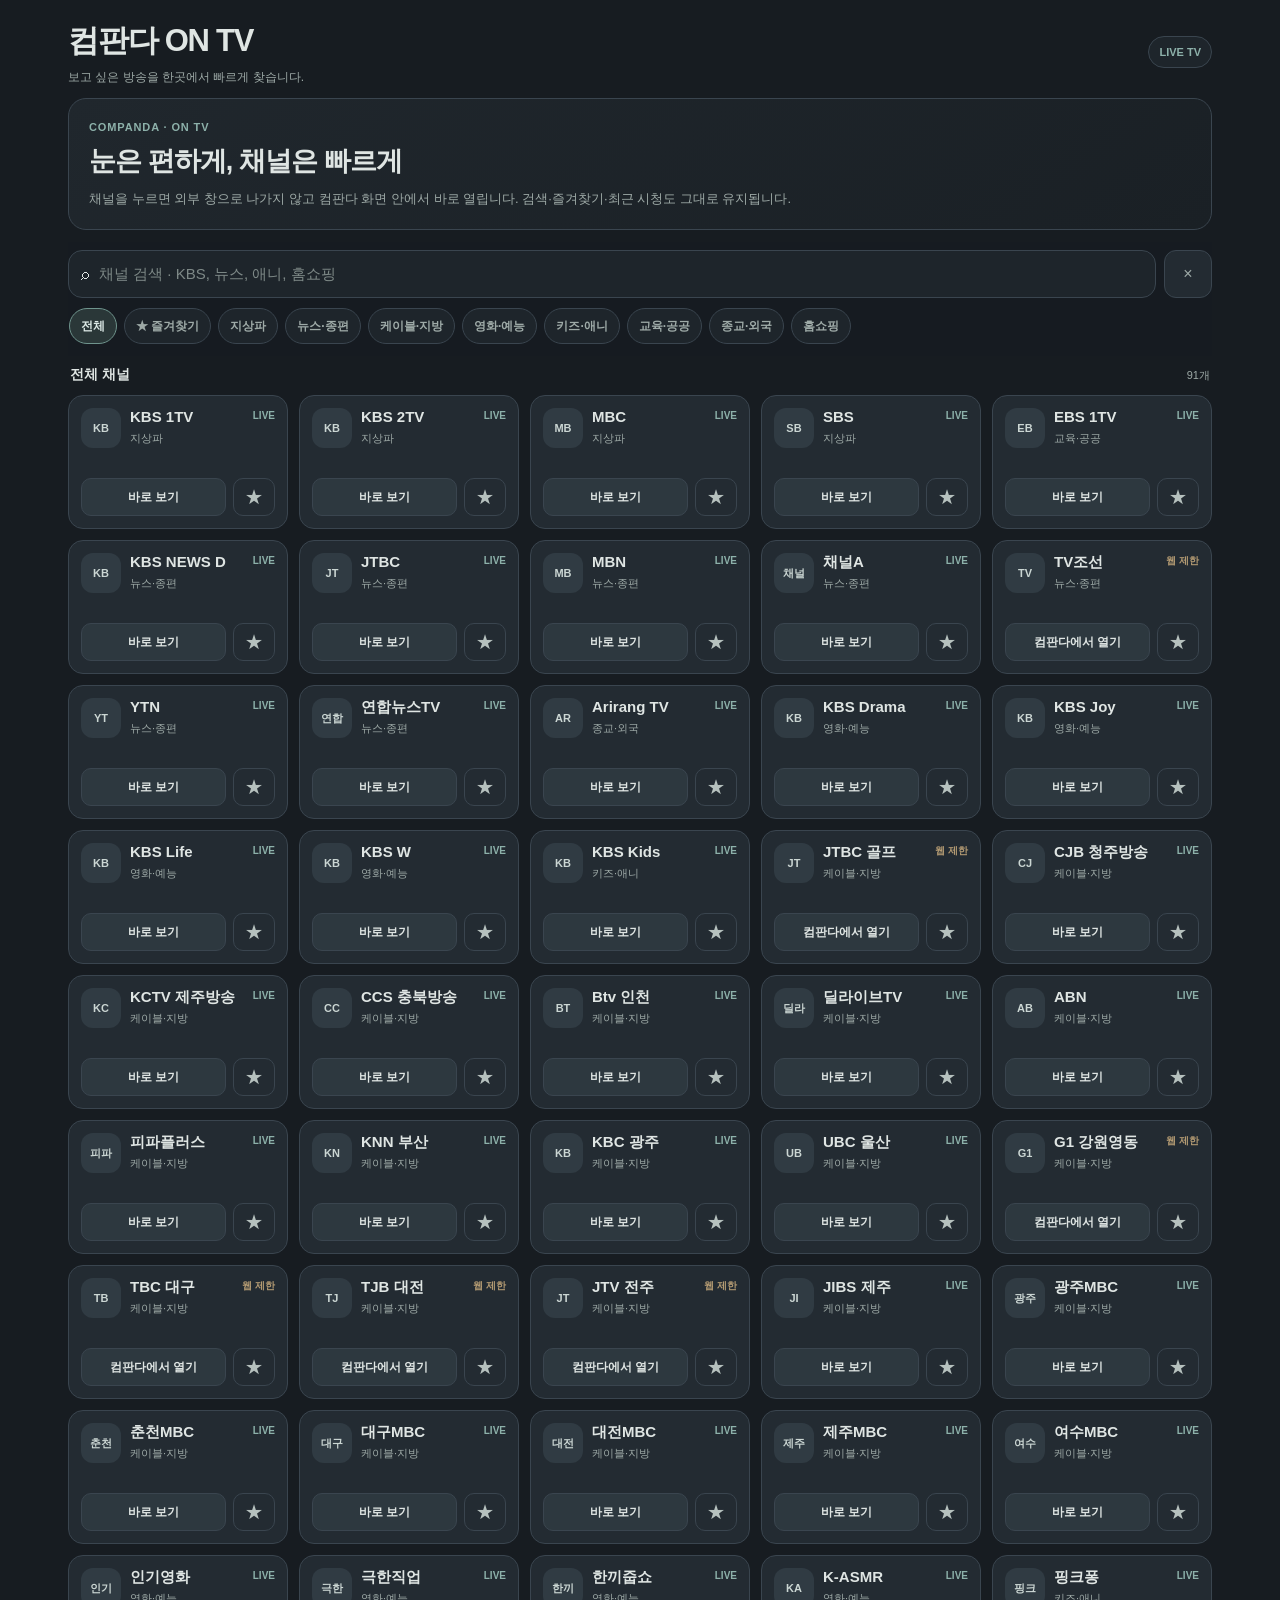
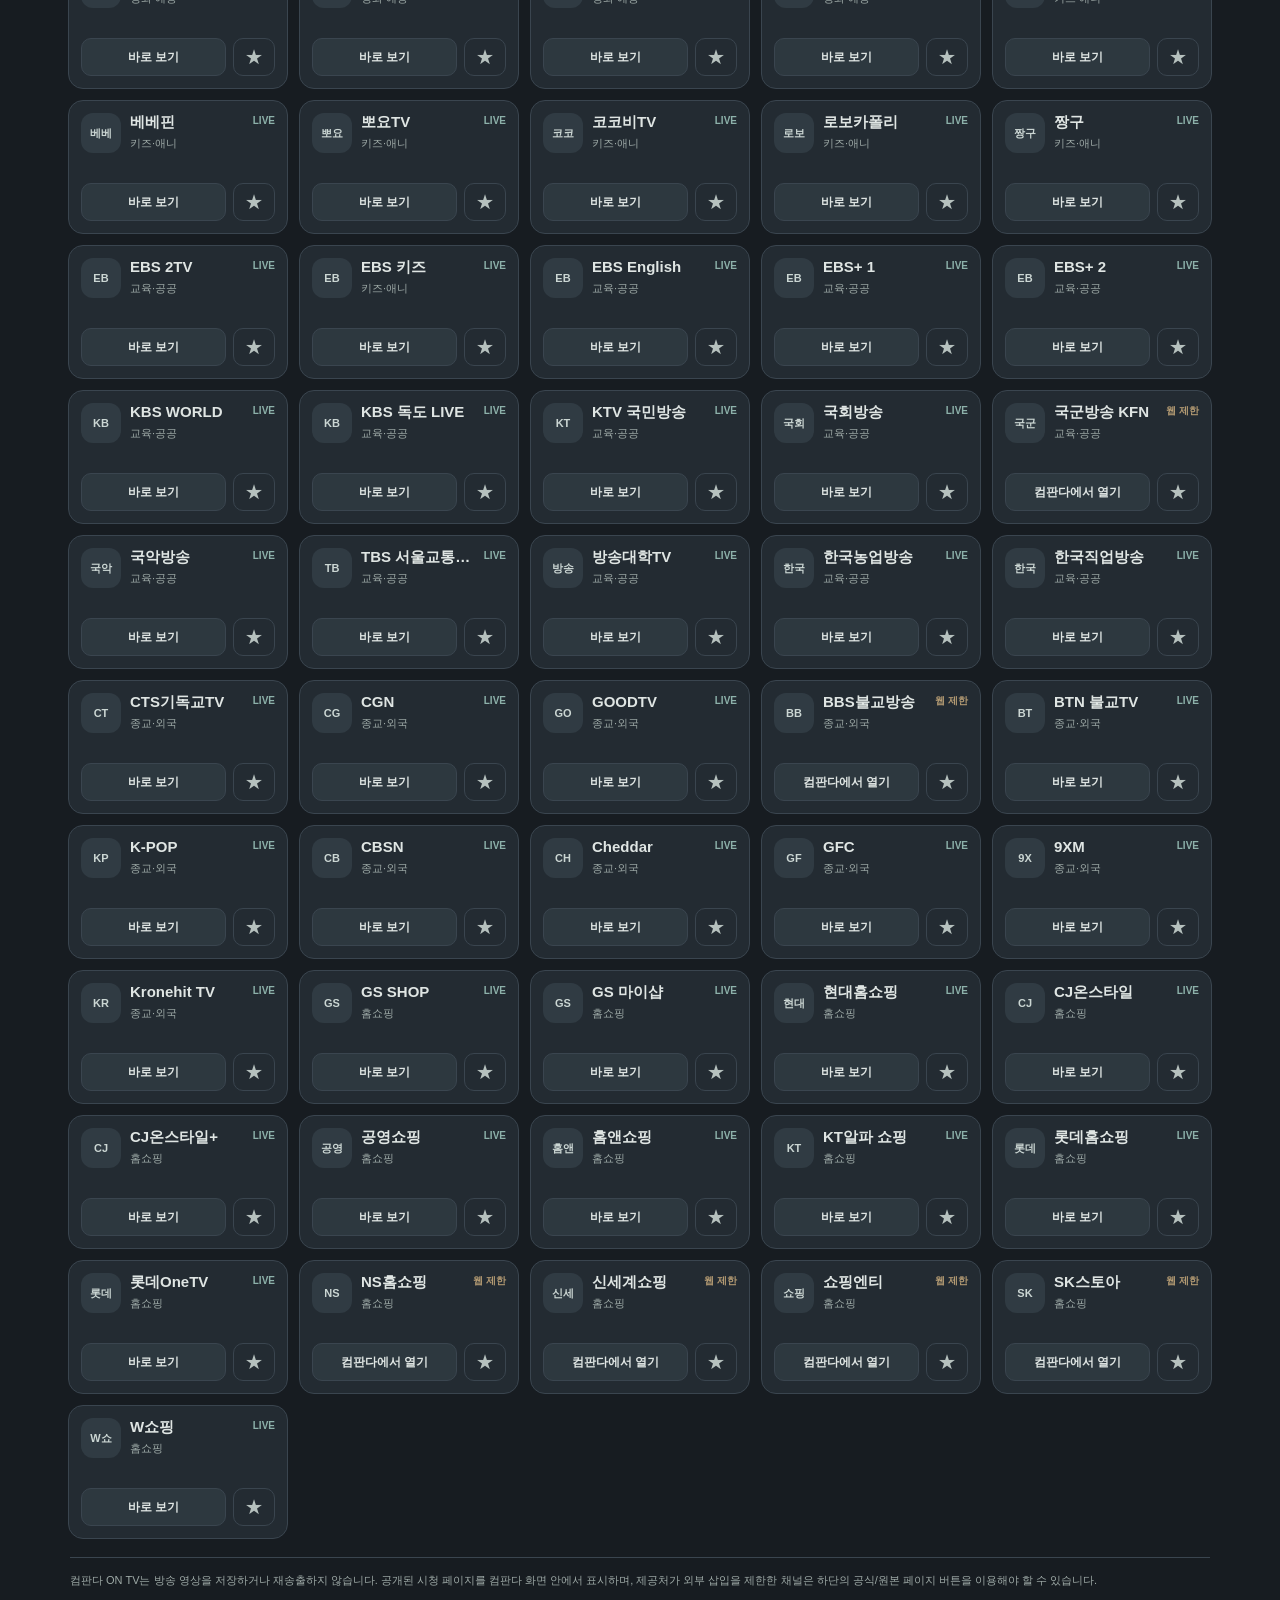
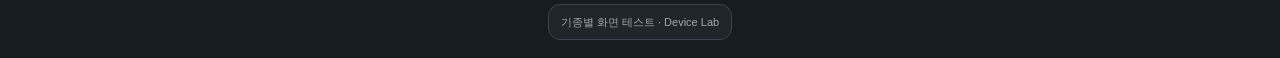
<file: index.html>
<!doctype html>
<html lang="ko">
<head>
<meta charset="utf-8">
<meta name="viewport" content="width=device-width,initial-scale=1,viewport-fit=cover">
<meta name="theme-color" content="#171c21">
<meta name="apple-mobile-web-app-capable" content="yes">
<meta name="apple-mobile-web-app-status-bar-style" content="black-translucent">
<meta name="apple-mobile-web-app-title" content="컴판다 ON TV">
<link rel="manifest" href="./manifest.webmanifest">
<link rel="apple-touch-icon" href="./icon-180.png">
<title>컴판다 ON TV</title>
<style>
:root{color-scheme:dark;--bg:#171c21;--panel:#1e252b;--card:#232b32;--card2:#283139;--line:#3a454f;--txt:#dfe5e3;--muted:#9eaaa7;--soft:#8db1aa;--soft2:#6f948d;--warn:#b49b73;--danger:#a86f72;--safe-t:env(safe-area-inset-top,0px);--safe-r:env(safe-area-inset-right,0px);--safe-b:env(safe-area-inset-bottom,0px);--safe-l:env(safe-area-inset-left,0px)}
*{box-sizing:border-box;-webkit-tap-highlight-color:transparent}
html,body{margin:0;background:var(--bg);color:var(--txt);font-family:-apple-system,BlinkMacSystemFont,"Segoe UI",Roboto,"Noto Sans KR",sans-serif}
body{min-width:280px;min-height:100vh;padding:var(--safe-t) var(--safe-r) var(--safe-b) var(--safe-l);line-height:1.5}
body.player-open{overflow:hidden}
button,input,a{font:inherit}.app{max-width:1180px;margin:auto;padding:14px 12px 28px}
header{display:flex;align-items:center;gap:12px;margin-bottom:12px}.brand{flex:1;min-width:0}.brand h1{margin:0;font-size:clamp(22px,6vw,31px);letter-spacing:-.04em}.brand p{margin:3px 0 0;color:var(--muted);font-size:12px}.pill{border:1px solid var(--line);background:var(--panel);color:var(--soft);border-radius:999px;padding:7px 10px;font-size:11px;font-weight:800}
.hero{background:linear-gradient(145deg,#20272d,#1a2025);border:1px solid var(--line);border-radius:18px;padding:16px;margin-bottom:12px}.hero .eyebrow{font-size:11px;color:var(--soft);font-weight:800;letter-spacing:.08em}.hero h2{font-size:clamp(19px,5vw,27px);margin:6px 0 7px;letter-spacing:-.035em}.hero p{margin:0;color:var(--muted);font-size:13px;line-height:1.6}
.controls{position:sticky;top:0;z-index:10;background:rgba(23,28,33,.94);backdrop-filter:blur(12px);padding:8px 0 10px;margin-bottom:8px}.search{display:flex;gap:8px}.searchbox{flex:1;display:flex;align-items:center;gap:8px;background:var(--panel);border:1px solid var(--line);border-radius:14px;padding:0 12px;min-height:48px}.searchbox input{width:100%;border:0;outline:0;background:transparent;color:var(--txt);font-size:15px}.searchbox input::placeholder{color:#7e8987}.clear{border:1px solid var(--line);background:var(--card);color:var(--muted);border-radius:12px;min-width:48px}.tabs{display:flex;gap:7px;overflow-x:auto;scrollbar-width:none;padding:10px 1px 2px}.tabs::-webkit-scrollbar{display:none}.tab{flex:0 0 auto;border:1px solid var(--line);background:var(--panel);color:var(--muted);border-radius:999px;padding:8px 11px;font-size:12px;font-weight:800}.tab.active{border-color:var(--soft2);background:#2a3738;color:#dce9e6}
.recent-wrap{display:none;background:var(--panel);border:1px solid var(--line);border-radius:14px;padding:11px;margin:6px 0 12px}.recent-head,.list-head{display:flex;align-items:center;justify-content:space-between;gap:10px}.recent-head h3,.list-head h3{margin:0;font-size:14px}.recent-clear{border:0;background:transparent;color:var(--muted);font-size:11px}.recent{display:flex;gap:8px;overflow-x:auto;padding-top:9px;scrollbar-width:none}.recent::-webkit-scrollbar{display:none}.recent button{flex:0 0 auto;border:1px solid var(--line);background:var(--card);color:var(--txt);border-radius:11px;padding:8px 10px;font-size:12px}
.list-head{margin:8px 2px 10px}.count{font-size:11px;color:var(--muted)}
.grid{display:grid;grid-template-columns:repeat(2,minmax(0,1fr));gap:9px}.card{position:relative;min-width:0;border:1px solid var(--line);background:var(--card);border-radius:15px;padding:12px;min-height:118px;display:flex;flex-direction:column;gap:8px}.card:active{background:var(--card2)}.row{display:flex;align-items:flex-start;gap:9px}.logo{width:40px;height:40px;border-radius:12px;background:#303b43;display:grid;place-items:center;font-size:11px;font-weight:900;color:#cbd6d3;flex:0 0 auto}.meta{min-width:0;flex:1}.name{font-size:15px;font-weight:850;line-height:1.25;white-space:nowrap;overflow:hidden;text-overflow:ellipsis}.cat{font-size:11px;color:var(--muted);margin-top:3px}.status{font-size:10px;font-weight:800;color:var(--soft)}.status.blocked{color:var(--warn)}.actions{margin-top:auto;display:flex;gap:7px}.watch,.fav{min-height:38px;border:1px solid var(--line);border-radius:10px}.watch{flex:1;background:#2d383f;color:var(--txt);font-size:12px;font-weight:800}.fav{width:42px;background:transparent;color:#b6c1be;font-size:18px}.fav.on{color:#d7c590;background:#33352d}.note{margin:18px 2px 0;padding-top:13px;border-top:1px solid var(--line);color:var(--muted);font-size:11px;line-height:1.7}.bottom{display:flex;justify-content:center;margin-top:14px}.device{color:var(--muted);text-decoration:none;border:1px solid var(--line);border-radius:12px;padding:9px 12px;font-size:11px;background:var(--panel)}
.empty{grid-column:1/-1;text-align:center;padding:42px 10px;color:var(--muted);border:1px dashed var(--line);border-radius:15px}
.player{position:fixed;inset:0;z-index:100;background:var(--bg);padding:var(--safe-t) var(--safe-r) var(--safe-b) var(--safe-l);display:none;grid-template-rows:auto auto minmax(0,1fr)}.player.open{display:grid}.player-head{display:flex;align-items:center;gap:9px;padding:9px 10px;background:#151b20;border-bottom:1px solid var(--line)}.player-close{width:42px;height:42px;border:1px solid var(--line);border-radius:12px;background:var(--card);color:var(--txt);font-size:22px}.player-title{min-width:0;flex:1}.player-name{font-size:15px;font-weight:900;white-space:nowrap;overflow:hidden;text-overflow:ellipsis}.player-sub{font-size:10px;color:var(--muted);margin-top:1px}.player-external{flex:0 0 auto;border:1px solid var(--line);border-radius:11px;background:var(--card);color:var(--muted);text-decoration:none;padding:9px 10px;font-size:11px;font-weight:800}.player-channels{display:flex;gap:7px;overflow-x:auto;padding:8px 9px;background:#171d22;border-bottom:1px solid var(--line);scrollbar-width:none}.player-channels::-webkit-scrollbar{display:none}.player-channel{flex:0 0 auto;border:1px solid var(--line);border-radius:999px;background:var(--panel);color:var(--muted);padding:7px 10px;font-size:11px;font-weight:800}.player-channel.active{border-color:var(--soft2);background:#2b3939;color:#e4efec}.player-stage{position:relative;min-height:0;background:#0d1114}.player-frame{width:100%;height:100%;border:0;background:#fff;display:block}.player-loading{position:absolute;inset:0;display:grid;place-items:center;text-align:center;padding:24px;background:#151b20;color:var(--muted);font-size:13px;z-index:2}.player-loading.hide{display:none}.player-fallback{position:absolute;left:10px;right:10px;bottom:10px;z-index:3;display:flex;gap:8px;align-items:center;padding:9px 10px;border:1px solid var(--line);border-radius:12px;background:rgba(30,37,43,.94);color:var(--muted);font-size:10px}.player-fallback span{flex:1}.player-fallback a{flex:0 0 auto;color:var(--txt);text-decoration:none;border:1px solid var(--line);border-radius:9px;background:var(--card2);padding:7px 8px;font-weight:800}
@media(min-width:560px){.app{padding:18px}.grid{grid-template-columns:repeat(3,minmax(0,1fr));gap:11px}.card{min-height:126px}.hero{padding:20px}}
@media(min-width:900px){.grid{grid-template-columns:repeat(5,minmax(0,1fr))}.card{min-height:134px}.player{inset:14px;max-width:1180px;margin:auto;border:1px solid var(--line);border-radius:18px;overflow:hidden;box-shadow:0 24px 80px rgba(0,0,0,.5)}}
@media(max-width:350px){.app{padding-left:8px;padding-right:8px}.grid{gap:7px}.card{padding:10px}.logo{width:34px;height:34px}.name{font-size:13px}.watch{font-size:11px}.tab{padding:7px 9px}.player-external{padding:8px;font-size:10px}}
@media(prefers-reduced-motion:reduce){*{scroll-behavior:auto!important}}
</style>
</head>
<body>
<main class="app">
<header><div class="brand"><h1>컴판다 ON TV</h1><p>보고 싶은 방송을 한곳에서 빠르게 찾습니다.</p></div><span class="pill">LIVE TV</span></header>
<section class="hero"><div class="eyebrow">COMPANDA · ON TV</div><h2>눈은 편하게, 채널은 빠르게</h2><p>채널을 누르면 외부 창으로 나가지 않고 컴판다 화면 안에서 바로 열립니다. 검색·즐겨찾기·최근 시청도 그대로 유지됩니다.</p></section>
<section class="controls"><div class="search"><label class="searchbox">⌕<input id="search" type="search" inputmode="search" autocomplete="off" placeholder="채널 검색 · KBS, 뉴스, 애니, 홈쇼핑"></label><button id="clear" class="clear" aria-label="검색 지우기">×</button></div><nav id="tabs" class="tabs" aria-label="채널 분류"></nav></section>
<section id="recentWrap" class="recent-wrap"><div class="recent-head"><h3>최근 본 채널</h3><button id="recentClear" class="recent-clear">전체 삭제</button></div><div id="recent" class="recent"></div></section>
<div class="list-head"><h3 id="sectionTitle">전체 채널</h3><span id="count" class="count"></span></div>
<section id="grid" class="grid" aria-live="polite"></section>
<p class="note">컴판다 ON TV는 방송 영상을 저장하거나 재송출하지 않습니다. 공개된 시청 페이지를 컴판다 화면 안에서 표시하며, 제공처가 외부 삽입을 제한한 채널은 하단의 공식/원본 페이지 버튼을 이용해야 할 수 있습니다.</p>
<div class="bottom"><a class="device" href="./devices.html">기종별 화면 테스트 · Device Lab</a></div>
</main>
<section id="player" class="player" aria-hidden="true">
  <div class="player-head">
    <button id="playerClose" class="player-close" type="button" aria-label="채널 목록으로">‹</button>
    <div class="player-title"><div id="playerName" class="player-name">채널 시청</div><div class="player-sub">컴판다 ON TV 안에서 재생</div></div>
    <a id="playerExternal" class="player-external" href="#" target="compandaOnTvExternal" rel="noopener">원본 열기 ↗</a>
  </div>
  <nav id="playerChannels" class="player-channels" aria-label="빠른 채널 전환"></nav>
  <div class="player-stage">
    <div id="playerLoading" class="player-loading">채널을 불러오는 중…</div>
    <iframe id="playerFrame" class="player-frame" title="컴판다 ON TV 채널" allow="autoplay; fullscreen; picture-in-picture; encrypted-media" referrerpolicy="strict-origin-when-cross-origin"></iframe>
    <div class="player-fallback"><span>화면이 표시되지 않으면 제공처가 외부 삽입을 제한한 채널입니다.</span><a id="playerFallback" href="#" target="compandaOnTvExternal" rel="noopener">원본 열기</a></div>
  </div>
</section>
<script src="./channels.js"></script>
<script>
const C=window.COMPANDA_CHANNELS||[];
const cats=['전체','★ 즐겨찾기','지상파','뉴스·종편','케이블·지방','영화·예능','키즈·애니','교육·공공','종교·외국','홈쇼핑'];
const grid=document.getElementById('grid'),tabs=document.getElementById('tabs'),search=document.getElementById('search'),count=document.getElementById('count'),title=document.getElementById('sectionTitle');
const player=document.getElementById('player'),playerFrame=document.getElementById('playerFrame'),playerName=document.getElementById('playerName'),playerExternal=document.getElementById('playerExternal'),playerFallback=document.getElementById('playerFallback'),playerLoading=document.getElementById('playerLoading'),playerChannels=document.getElementById('playerChannels');
const getFav=()=>{try{return JSON.parse(localStorage.getItem('companda-tv-fav')||'[]')}catch(e){return[]}};
const setFav=v=>localStorage.setItem('companda-tv-fav',JSON.stringify(v));
const getRecent=()=>{try{return JSON.parse(localStorage.getItem('companda-tv-recent')||'[]')}catch(e){return[]}};
const setRecent=v=>localStorage.setItem('companda-tv-recent',JSON.stringify(v.slice(0,8)));
let active='전체',currentId=null;
function esc(s){return String(s).replace(/[&<>"']/g,m=>({'&':'&amp;','<':'&lt;','>':'&gt;','"':'&quot;',"'":'&#39;'}[m]))}
function renderTabs(){tabs.innerHTML=cats.map(c=>`<button class="tab ${c===active?'active':''}" data-cat="${esc(c)}">${esc(c)}</button>`).join('');tabs.querySelectorAll('.tab').forEach(b=>b.onclick=()=>{active=b.dataset.cat;renderTabs();render()})}
function filtered(){const q=search.value.trim().toLowerCase(),fav=getFav();return C.filter(ch=>{const category=active==='전체'||(active==='★ 즐겨찾기'?fav.includes(ch.id):ch.cat===active);const text=!q||(`${ch.name} ${ch.cat}`).toLowerCase().includes(q);return category&&text})}
function toggleFav(id){let f=getFav();f=f.includes(id)?f.filter(x=>x!==id):[...f,id];setFav(f);render()}
function renderPlayerChannels(){playerChannels.innerHTML=C.map(ch=>`<button class="player-channel ${ch.id===currentId?'active':''}" data-pch="${ch.id}">${esc(ch.name)}</button>`).join('');playerChannels.querySelectorAll('[data-pch]').forEach(b=>b.onclick=()=>openPlayer(Number(b.dataset.pch),false));const a=playerChannels.querySelector('.active');if(a)setTimeout(()=>a.scrollIntoView({behavior:'smooth',inline:'center',block:'nearest'}),0)}
function openPlayer(id,push=true){const ch=C.find(x=>x.id===id);if(!ch)return;currentId=id;let r=getRecent().filter(x=>x!==id);r.unshift(id);setRecent(r);renderRecent();playerName.textContent=ch.name;playerExternal.href=ch.url;playerFallback.href=ch.url;playerLoading.classList.remove('hide');playerFrame.src='about:blank';requestAnimationFrame(()=>{playerFrame.src=ch.url});renderPlayerChannels();player.classList.add('open');player.setAttribute('aria-hidden','false');document.body.classList.add('player-open');if(push&&location.hash!==`#watch=${id}`)history.pushState({watch:id},'',`#watch=${id}`)}
function closePlayer(fromPop=false){if(!player.classList.contains('open'))return;player.classList.remove('open');player.setAttribute('aria-hidden','true');document.body.classList.remove('player-open');playerFrame.src='about:blank';currentId=null;if(!fromPop&&location.hash.startsWith('#watch='))history.back()}
function watch(id){openPlayer(id,true)}
function card(ch,favs){return `<article class="card"><div class="row"><div class="logo">${esc(ch.mark)}</div><div class="meta"><div class="name">${esc(ch.name)}</div><div class="cat">${esc(ch.cat)}</div></div><div class="status ${ch.blocked?'blocked':''}">${ch.blocked?'웹 제한':'LIVE'}</div></div><div class="actions"><button class="watch" data-watch="${ch.id}">${ch.blocked?'컴판다에서 열기':'바로 보기'}</button><button class="fav ${favs.includes(ch.id)?'on':''}" data-fav="${ch.id}" aria-label="즐겨찾기">★</button></div></article>`}
function render(){const arr=filtered(),fav=getFav();title.textContent=active==='★ 즐겨찾기'?'즐겨찾기':active==='전체'?'전체 채널':active;count.textContent=`${arr.length}개`;grid.innerHTML=arr.length?arr.map(ch=>card(ch,fav)).join(''):'<div class="empty">조건에 맞는 채널이 없습니다.</div>';grid.querySelectorAll('[data-watch]').forEach(b=>b.onclick=()=>watch(Number(b.dataset.watch)));grid.querySelectorAll('[data-fav]').forEach(b=>b.onclick=()=>toggleFav(Number(b.dataset.fav)))}
function renderRecent(){const ids=getRecent(),wrap=document.getElementById('recentWrap'),box=document.getElementById('recent');const list=ids.map(id=>C.find(x=>x.id===id)).filter(Boolean);wrap.style.display=list.length?'block':'none';box.innerHTML=list.map(ch=>`<button data-r="${ch.id}">${esc(ch.name)}</button>`).join('');box.querySelectorAll('[data-r]').forEach(b=>b.onclick=()=>watch(Number(b.dataset.r)))}
playerFrame.addEventListener('load',()=>setTimeout(()=>playerLoading.classList.add('hide'),250));
document.getElementById('playerClose').onclick=()=>closePlayer(false);
window.addEventListener('popstate',()=>{const m=location.hash.match(/^#watch=(\d+)$/);if(m)openPlayer(Number(m[1]),false);else closePlayer(true)});
search.addEventListener('input',render);document.getElementById('clear').onclick=()=>{search.value='';search.focus();render()};document.getElementById('recentClear').onclick=()=>{setRecent([]);renderRecent()};
renderTabs();render();renderRecent();
const initial=location.hash.match(/^#watch=(\d+)$/);if(initial)openPlayer(Number(initial[1]),false);
if('serviceWorker' in navigator)window.addEventListener('load',()=>navigator.serviceWorker.register('./sw.js').catch(()=>{}));
</script>
</body></html>
</file>
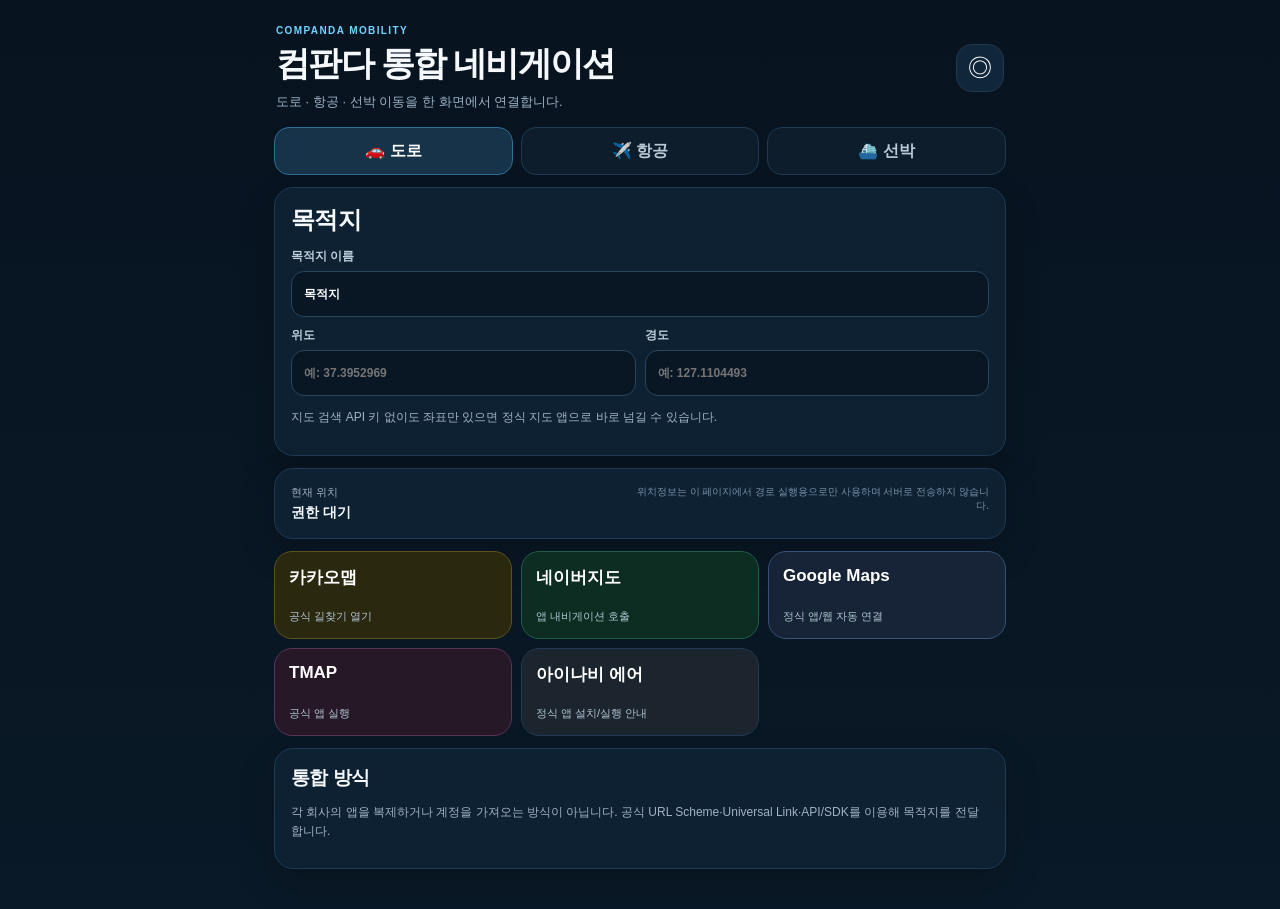
<file: navigation/index.html>
<!doctype html>
<html lang="ko">
<head>
  <meta charset="utf-8">
  <meta name="viewport" content="width=device-width,initial-scale=1,viewport-fit=cover">
  <meta name="theme-color" content="#07131f">
  <meta name="apple-mobile-web-app-capable" content="yes">
  <meta name="apple-mobile-web-app-status-bar-style" content="black-translucent">
  <meta name="apple-mobile-web-app-title" content="컴판다 통합네비">
  <title>컴판다 통합 네비게이션</title>
  <link rel="manifest" href="./manifest.webmanifest">
  <link rel="stylesheet" href="./styles.css">
</head>
<body>
  <main class="app-shell">
    <header class="hero">
      <div>
        <p class="eyebrow">COMPANDA MOBILITY</p>
        <h1>컴판다 통합 네비게이션</h1>
        <p>도로 · 항공 · 선박 이동을 한 화면에서 연결합니다.</p>
      </div>
      <button id="locateBtn" class="icon-btn" type="button" aria-label="현재 위치 가져오기">◎</button>
    </header>

    <nav class="mode-tabs" aria-label="이동 수단">
      <button class="active" data-mode="road">🚗 도로</button>
      <button data-mode="air">✈️ 항공</button>
      <button data-mode="sea">⛴️ 선박</button>
    </nav>

    <section id="roadPanel" class="panel active">
      <div class="card form-card">
        <h2>목적지</h2>
        <label>목적지 이름<input id="destName" value="목적지" autocomplete="off"></label>
        <div class="two-col">
          <label>위도<input id="destLat" inputmode="decimal" placeholder="예: 37.3952969"></label>
          <label>경도<input id="destLng" inputmode="decimal" placeholder="예: 127.1104493"></label>
        </div>
        <p class="hint">지도 검색 API 키 없이도 좌표만 있으면 정식 지도 앱으로 바로 넘길 수 있습니다.</p>
      </div>

      <div class="card current-card">
        <div><span>현재 위치</span><strong id="currentPos">권한 대기</strong></div>
        <small>위치정보는 이 페이지에서 경로 실행용으로만 사용하며 서버로 전송하지 않습니다.</small>
      </div>

      <section class="launcher-grid" aria-label="지도 앱 실행">
        <button class="launcher kakao" data-provider="kakao"><b>카카오맵</b><span>공식 길찾기 열기</span></button>
        <button class="launcher naver" data-provider="naver"><b>네이버지도</b><span>앱 내비게이션 호출</span></button>
        <button class="launcher google" data-provider="google"><b>Google Maps</b><span>정식 앱/웹 자동 연결</span></button>
        <button class="launcher tmap" data-provider="tmap"><b>TMAP</b><span>공식 앱 실행</span></button>
        <button class="launcher inavi" data-provider="inavi"><b>아이나비 에어</b><span>정식 앱 설치/실행 안내</span></button>
      </section>

      <div class="card note-card">
        <h3>통합 방식</h3>
        <p>각 회사의 앱을 복제하거나 계정을 가져오는 방식이 아닙니다. 공식 URL Scheme·Universal Link·API/SDK를 이용해 목적지를 전달합니다.</p>
      </div>
    </section>

    <section id="airPanel" class="panel">
      <div class="card status-card">
        <span class="badge">PHASE 2</span>
        <h2>국내 항공 이동</h2>
        <p>출발·도착 공항, 편명, 출도착 시각과 운항 상태를 공공데이터 API에서 받아 표시하고, 공항까지는 도로 네비게이션으로 연결하는 구조입니다.</p>
        <ul><li>국토교통부 TAGO 국내항공운항정보</li><li>인천국제공항공사 실시간 운항정보</li><li>API 키는 브라우저가 아니라 서버 환경변수에 저장</li></ul>
      </div>
    </section>

    <section id="seaPanel" class="panel">
      <div class="card status-card">
        <span class="badge">PHASE 2</span>
        <h2>국내 선박 이동</h2>
        <p>여객선 항로·출항·입항 정보를 공식 데이터로 조회하고, 출항 항만까지는 도로 네비게이션으로 이어주는 구조입니다.</p>
        <ul><li>한국해양교통안전공단 여객선 항해정보</li><li>운항 통제용 선박 내비가 아닌 이용객 이동·운항정보 서비스</li><li>실시간 운항 변경은 공식 운영기관 정보를 우선 표시</li></ul>
      </div>
    </section>

    <div id="toast" class="toast" role="status" aria-live="polite"></div>
  </main>
  <script src="./app.js"></script>
</body>
</html>
</file>
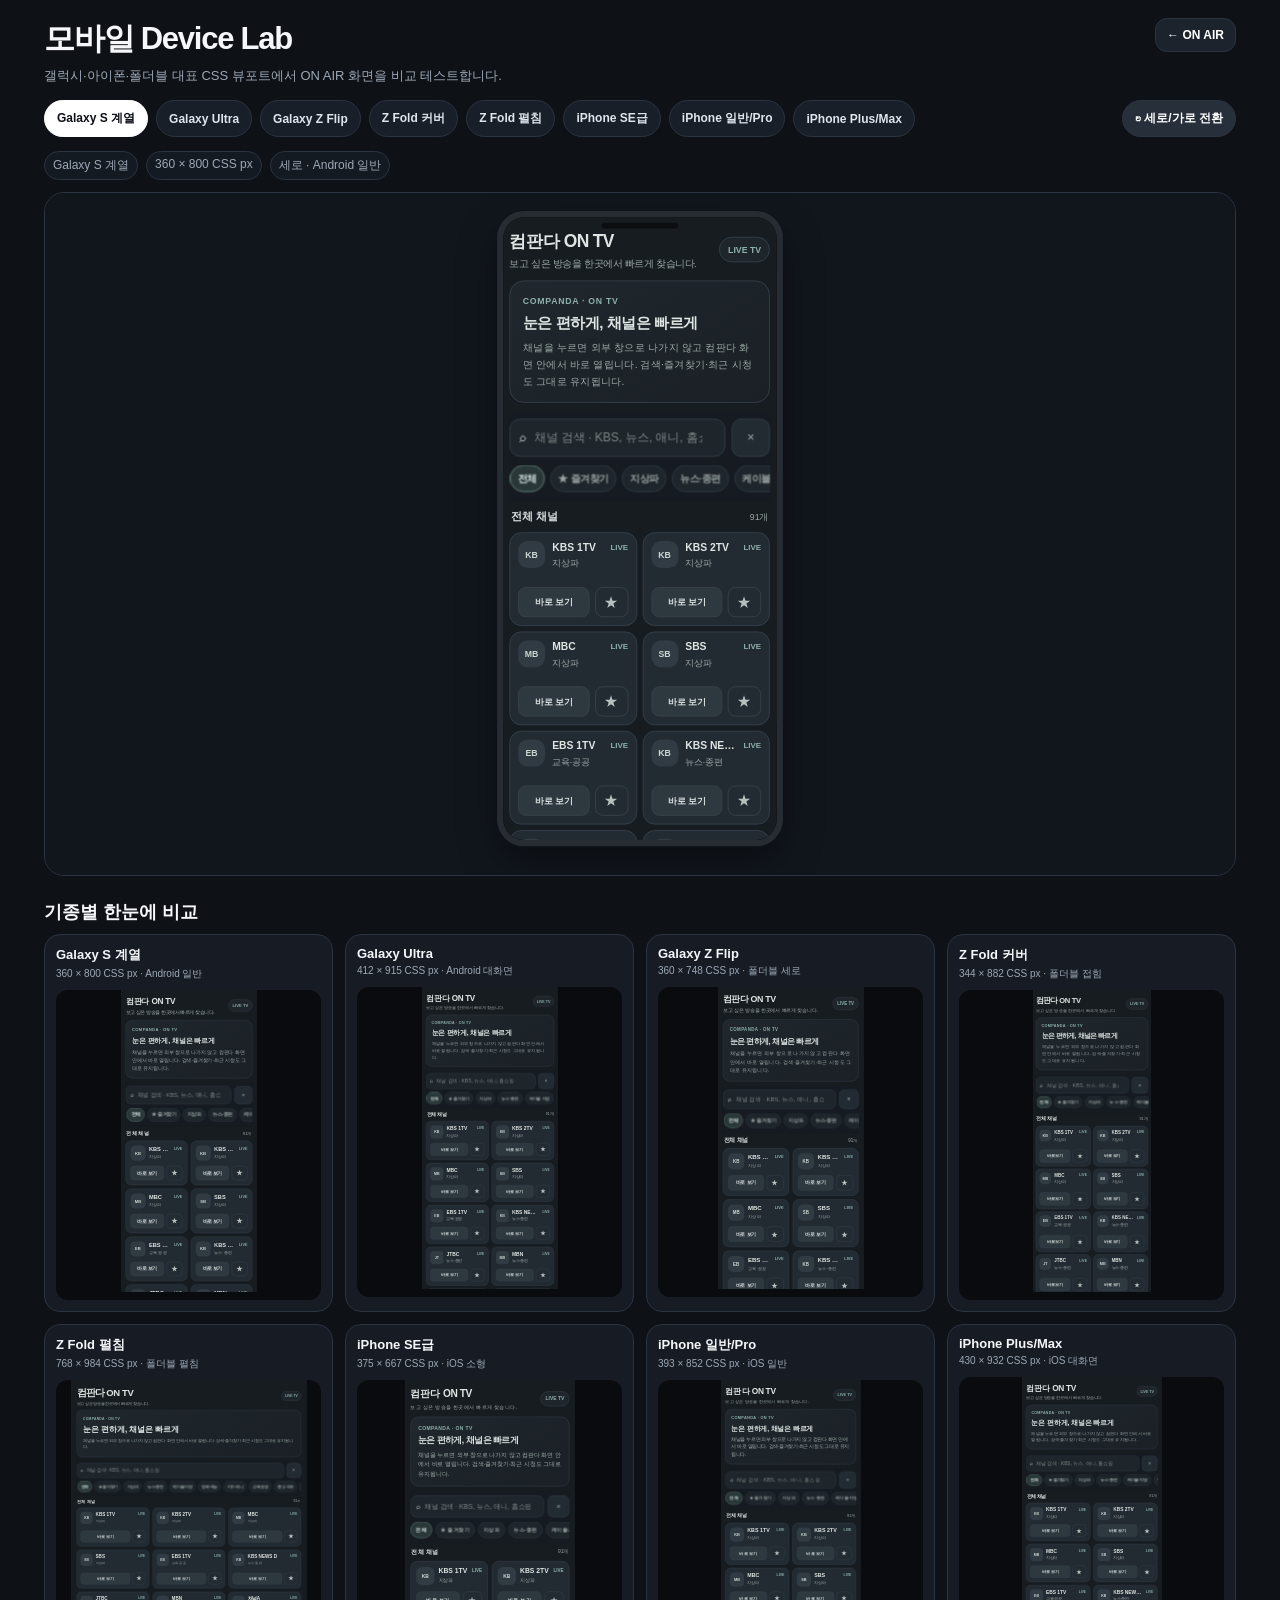
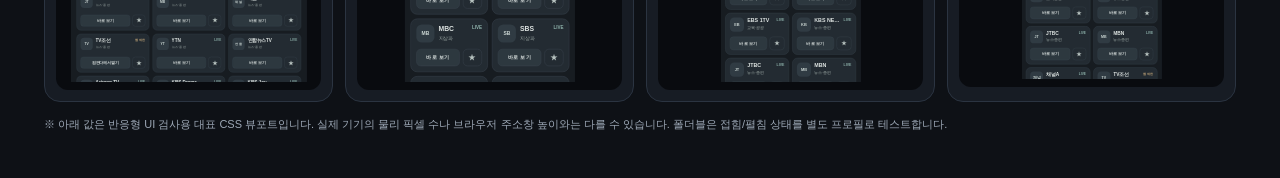
<file: devices.html>
<!doctype html>
<html lang="ko">
<head>
  <meta charset="utf-8">
  <meta name="viewport" content="width=device-width,initial-scale=1,viewport-fit=cover">
  <meta name="theme-color" content="#0e1116">
  <title>컴판다 모바일 Device Lab</title>
  <style>
    :root{color-scheme:dark;--bg:#0e1116;--card:#171c24;--line:#2b3441;--txt:#f5f7fa;--muted:#9da8b6;--accent:#e53935}
    *{box-sizing:border-box}
    html,body{margin:0;background:var(--bg);color:var(--txt);font-family:-apple-system,BlinkMacSystemFont,"Segoe UI",Roboto,"Noto Sans KR",sans-serif}
    body{min-height:100vh;padding:env(safe-area-inset-top) env(safe-area-inset-right) env(safe-area-inset-bottom) env(safe-area-inset-left)}
    button,a{touch-action:manipulation}
    .page{max-width:1220px;margin:auto;padding:18px 14px 34px}
    .head{display:flex;gap:12px;align-items:flex-start;justify-content:space-between;margin-bottom:14px}
    h1{font-size:clamp(21px,5vw,31px);margin:0 0 6px;letter-spacing:-.04em}
    .lead{margin:0;color:var(--muted);font-size:13px;line-height:1.55}
    .back{flex:0 0 auto;text-decoration:none;color:#fff;border:1px solid var(--line);border-radius:12px;padding:9px 11px;background:#1c232d;font-weight:800;font-size:12px}
    .toolbar{display:flex;flex-wrap:wrap;gap:8px;margin:14px 0}
    .preset,.rotate{border:1px solid var(--line);background:#181f28;color:#dfe5ec;border-radius:999px;padding:9px 12px;font-size:12px;font-weight:800}
    .preset.active{background:#fff;color:#0e1116;border-color:#fff}
    .rotate{margin-left:auto;background:#272f3a;color:#fff}
    .meta{display:flex;gap:8px;flex-wrap:wrap;color:var(--muted);font-size:12px;margin:8px 0 12px}
    .tag{border:1px solid var(--line);border-radius:999px;padding:5px 8px;background:#141a22}
    .stage{background:#11161d;border:1px solid var(--line);border-radius:20px;padding:18px;overflow:auto;min-height:420px;display:flex;justify-content:center;align-items:flex-start}
    .device-shell{position:relative;flex:0 0 auto;background:#050607;border:8px solid #272c33;border-radius:34px;box-shadow:0 18px 50px rgba(0,0,0,.38);overflow:hidden;transform-origin:top center}
    .device-shell:before{content:"";position:absolute;z-index:3;top:7px;left:50%;transform:translateX(-50%);width:28%;max-width:100px;height:7px;border-radius:999px;background:#0b0d10;opacity:.95;pointer-events:none}
    iframe{border:0;display:block;background:#0e1116;width:100%;height:100%}
    .compare-title{font-size:18px;margin:24px 0 10px}
    .compare{display:grid;grid-template-columns:repeat(4,minmax(0,1fr));gap:12px}
    .mini{background:var(--card);border:1px solid var(--line);border-radius:16px;padding:11px;min-width:0}
    .mini-name{font-size:13px;font-weight:900;margin-bottom:3px}
    .mini-size{font-size:10px;color:var(--muted);margin-bottom:9px}
    .thumb{height:310px;border-radius:12px;background:#090b0f;overflow:hidden;display:flex;justify-content:center;align-items:flex-start}
    .thumb-inner{transform-origin:top center;flex:0 0 auto}
    .thumb iframe{pointer-events:none}
    .note{color:var(--muted);font-size:11px;line-height:1.5;margin-top:14px}
    @media(max-width:980px){.compare{grid-template-columns:repeat(2,minmax(0,1fr))}}
    @media(max-width:560px){.page{padding:12px 10px 26px}.head{align-items:center}.back{padding:8px 9px}.toolbar{gap:6px}.preset,.rotate{padding:8px 10px}.rotate{margin-left:0}.stage{padding:10px;min-height:360px}.compare{grid-template-columns:1fr 1fr;gap:8px}.mini{padding:8px}.thumb{height:240px}}
    @media(max-width:350px){.compare{grid-template-columns:1fr}}
  </style>
</head>
<body>
<main class="page">
  <div class="head">
    <div>
      <h1>모바일 Device Lab</h1>
      <p class="lead">갤럭시·아이폰·폴더블 대표 CSS 뷰포트에서 ON AIR 화면을 비교 테스트합니다.</p>
    </div>
    <a class="back" href="./">← ON AIR</a>
  </div>

  <div class="toolbar" id="toolbar"></div>
  <div class="meta"><span class="tag" id="deviceName"></span><span class="tag" id="deviceSize"></span><span class="tag" id="deviceMode"></span></div>

  <section class="stage" id="stage" aria-label="선택 기기 미리보기">
    <div class="device-shell" id="shell"><iframe id="preview" src="./index.html?preview=1" title="기기별 ON AIR 미리보기"></iframe></div>
  </section>

  <h2 class="compare-title">기종별 한눈에 비교</h2>
  <section class="compare" id="compare"></section>
  <p class="note">※ 아래 값은 반응형 UI 검사용 대표 CSS 뷰포트입니다. 실제 기기의 물리 픽셀 수나 브라우저 주소창 높이와는 다를 수 있습니다. 폴더블은 접힘/펼침 상태를 별도 프로필로 테스트합니다.</p>
</main>
<script>
const devices = [
  {id:'galaxy-s',name:'Galaxy S 계열',w:360,h:800,type:'Android 일반'},
  {id:'galaxy-ultra',name:'Galaxy Ultra',w:412,h:915,type:'Android 대화면'},
  {id:'z-flip',name:'Galaxy Z Flip',w:360,h:748,type:'폴더블 세로'},
  {id:'z-fold-cover',name:'Z Fold 커버',w:344,h:882,type:'폴더블 접힘'},
  {id:'z-fold-open',name:'Z Fold 펼침',w:768,h:984,type:'폴더블 펼침'},
  {id:'iphone-se',name:'iPhone SE급',w:375,h:667,type:'iOS 소형'},
  {id:'iphone-standard',name:'iPhone 일반/Pro',w:393,h:852,type:'iOS 일반'},
  {id:'iphone-max',name:'iPhone Plus/Max',w:430,h:932,type:'iOS 대화면'}
];
let current = devices[0];
let rotated = false;
const toolbar = document.getElementById('toolbar');
const shell = document.getElementById('shell');
const preview = document.getElementById('preview');
const stage = document.getElementById('stage');
const nameEl = document.getElementById('deviceName');
const sizeEl = document.getElementById('deviceSize');
const modeEl = document.getElementById('deviceMode');

for (const d of devices){
  const b=document.createElement('button');
  b.className='preset';b.type='button';b.textContent=d.name;b.dataset.id=d.id;
  b.addEventListener('click',()=>{current=d;rotated=false;render();});
  toolbar.appendChild(b);
}
const rotate=document.createElement('button');
rotate.className='rotate';rotate.type='button';rotate.textContent='↻ 세로/가로 전환';
rotate.addEventListener('click',()=>{rotated=!rotated;render();});
toolbar.appendChild(rotate);

function fitScale(w,h){
  const maxW=Math.max(260,Math.min(880,stage.clientWidth-36));
  const maxH=Math.max(350,Math.min(760,window.innerHeight*0.72));
  return Math.min(1,maxW/(w+16),maxH/(h+16));
}
function render(){
  const w=rotated?current.h:current.w;
  const h=rotated?current.w:current.h;
  shell.style.width=w+'px';shell.style.height=h+'px';
  const scale=fitScale(w,h);
  shell.style.transform=`scale(${scale})`;
  stage.style.height=Math.ceil((h+16)*scale+36)+'px';
  nameEl.textContent=current.name;
  sizeEl.textContent=`${w} × ${h} CSS px`;
  modeEl.textContent=(rotated?'가로 · ':'세로 · ')+current.type;
  document.querySelectorAll('.preset').forEach(x=>x.classList.toggle('active',x.dataset.id===current.id));
  preview.contentWindow?.postMessage({type:'device-lab-resize',width:w,height:h},'*');
}
window.addEventListener('resize',render,{passive:true});

const compare=document.getElementById('compare');
for (const d of devices){
  const card=document.createElement('article');card.className='mini';
  const title=document.createElement('div');title.className='mini-name';title.textContent=d.name;
  const size=document.createElement('div');size.className='mini-size';size.textContent=`${d.w} × ${d.h} CSS px · ${d.type}`;
  const thumb=document.createElement('div');thumb.className='thumb';
  const inner=document.createElement('div');inner.className='thumb-inner';inner.style.width=d.w+'px';inner.style.height=d.h+'px';
  const frame=document.createElement('iframe');frame.src='./index.html?preview=1';frame.title=d.name+' 미리보기';frame.tabIndex=-1;frame.style.width=d.w+'px';frame.style.height=d.h+'px';
  inner.appendChild(frame);thumb.appendChild(inner);card.append(title,size,thumb);compare.appendChild(card);
  requestAnimationFrame(()=>{
    const scale=Math.min((thumb.clientWidth-10)/d.w,(thumb.clientHeight-8)/d.h);
    inner.style.transform=`scale(${Math.max(.18,scale)})`;
  });
}
render();
</script>
</body>
</html>
</file>
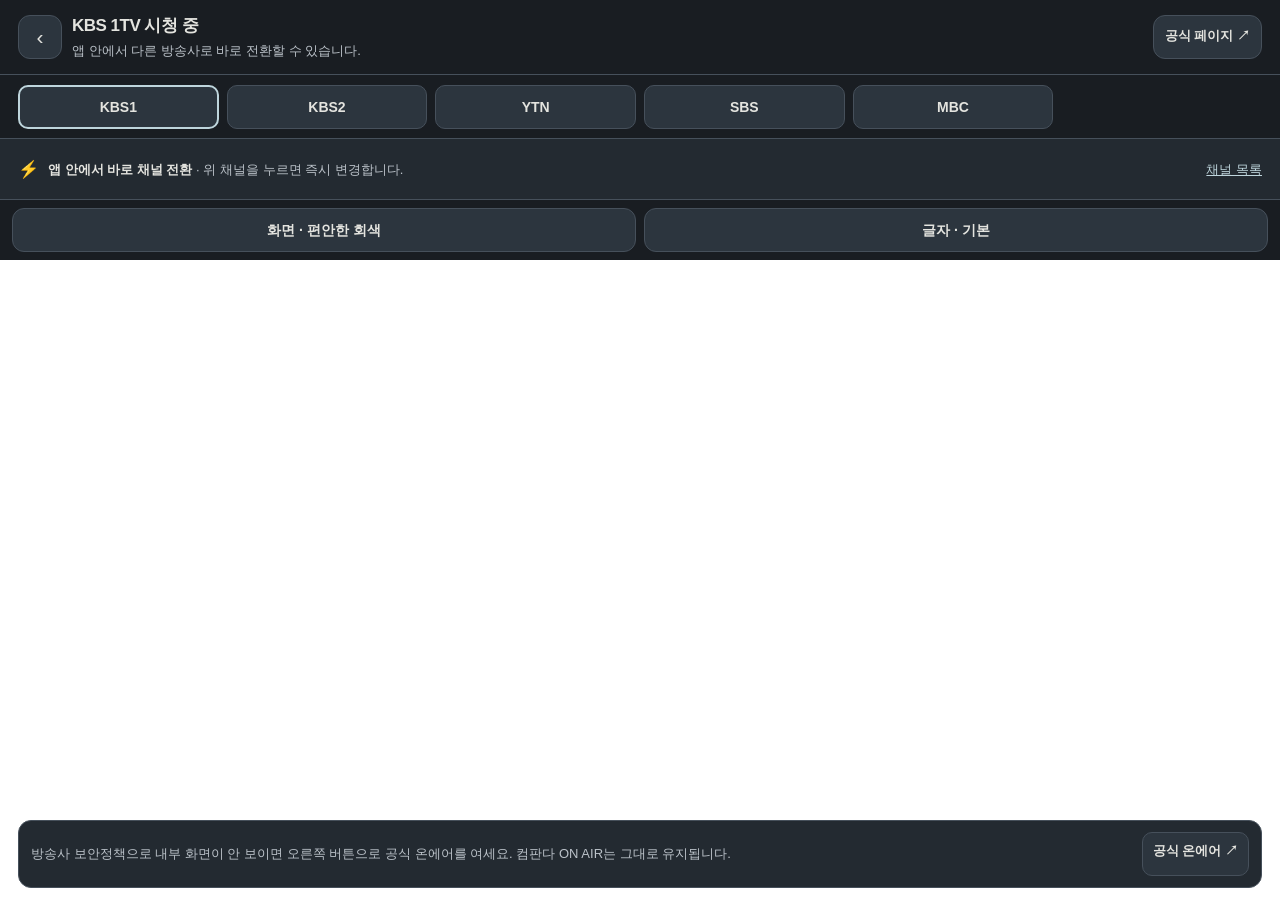
<file: viewer.html>
<!doctype html>
<html lang="ko">
<head>
  <meta charset="utf-8">
  <meta name="viewport" content="width=device-width,initial-scale=1,maximum-scale=5,viewport-fit=cover">
  <meta name="theme-color" content="#0e1116">
  <meta name="apple-mobile-web-app-capable" content="yes">
  <meta name="apple-mobile-web-app-status-bar-style" content="black-translucent">
  <meta name="apple-mobile-web-app-title" content="컴판다 온에어">
  <link rel="apple-touch-icon" href="./icon-180.png"><link rel="manifest" href="./manifest.webmanifest">
  <title>컴판다 ON AIR 시청</title>
  <style>
    :root{color-scheme:dark;--bg:#0e1116;--panel:#141a22;--line:#2b3441;--txt:#f5f7fa;--muted:#98a5b4;--safe-t:env(safe-area-inset-top,0px);--safe-r:env(safe-area-inset-right,0px);--safe-b:env(safe-area-inset-bottom,0px);--safe-l:env(safe-area-inset-left,0px)}
    *{box-sizing:border-box;-webkit-tap-highlight-color:transparent}html,body{margin:0;width:100%;height:100%;background:var(--bg);color:var(--txt);font-family:-apple-system,BlinkMacSystemFont,"Segoe UI",Roboto,"Noto Sans KR",sans-serif;overflow:hidden}body{padding:var(--safe-t) var(--safe-r) var(--safe-b) var(--safe-l)}button,a{touch-action:manipulation;font:inherit}
    .app{height:100%;display:grid;grid-template-rows:auto auto auto minmax(0,1fr);background:var(--bg)}.topbar{display:flex;align-items:center;gap:10px;padding:10px 12px 8px;border-bottom:1px solid var(--line);background:rgba(14,17,22,.97)}.back{width:40px;height:40px;border:1px solid var(--line);border-radius:12px;background:#171d25;color:#fff;font-size:21px;display:grid;place-items:center;text-decoration:none;flex:0 0 auto}.titles{min-width:0;flex:1}.title{font-size:17px;font-weight:900;letter-spacing:-.03em;white-space:nowrap;overflow:hidden;text-overflow:ellipsis}.status{font-size:11px;color:var(--muted);margin-top:2px;white-space:nowrap;overflow:hidden;text-overflow:ellipsis}.external{flex:0 0 auto;text-decoration:none;color:#fff;background:#202936;border:1px solid var(--line);border-radius:12px;padding:10px 11px;font-size:12px;font-weight:850;white-space:nowrap}
    .channels{display:flex;gap:8px;overflow-x:auto;scrollbar-width:none;padding:10px 10px 9px;background:var(--bg);border-bottom:1px solid var(--line);overscroll-behavior-x:contain}.channels::-webkit-scrollbar{display:none}.channel{flex:0 0 auto;min-width:69px;height:43px;border:1px solid var(--line);border-radius:14px;background:#171e27;color:#e8edf3;font-size:13px;font-weight:900;padding:0 13px;position:relative}.channel.active{background:#0a70ef;border-color:#3696ff;box-shadow:0 0 0 2px rgba(54,150,255,.16) inset}.channel.active:after{content:"";position:absolute;left:50%;bottom:5px;width:5px;height:5px;border-radius:50%;background:#ff4055;transform:translateX(-50%)}
    .helper{display:flex;align-items:center;gap:9px;padding:8px 12px;background:#121820;border-bottom:1px solid var(--line);font-size:11px;color:var(--muted)}.helper b{color:#fff}.bolt{font-size:17px;color:#4ea2ff}.fallback{margin-left:auto;border:0;background:none;color:#9fc8ff;text-decoration:underline;font-size:11px;padding:5px 0;white-space:nowrap}
    .frame-wrap{position:relative;min-height:0;background:#080a0d}.frame-wrap iframe{width:100%;height:100%;border:0;background:white;display:block}.loading{position:absolute;inset:0;display:grid;place-items:center;background:#0d1117;color:var(--muted);font-size:13px;z-index:2;pointer-events:none}.loading.hide{display:none}.blocked{position:absolute;left:12px;right:12px;bottom:12px;padding:11px 12px;border-radius:13px;background:rgba(20,26,34,.94);border:1px solid var(--line);display:flex;align-items:center;gap:9px;z-index:3}.blocked span{font-size:11px;color:#b6c0cc;line-height:1.35;flex:1}.blocked a{color:#fff;background:#253041;border:1px solid #39485e;border-radius:10px;padding:8px 10px;text-decoration:none;font-size:11px;font-weight:850;white-space:nowrap}
    .ios-panel{display:none;position:absolute;inset:0;padding:22px;align-items:center;justify-content:center;background:radial-gradient(circle at 50% 15%,#182231 0,#0b0f14 58%);text-align:center}.ios-card{width:min(420px,100%);border:1px solid var(--line);border-radius:22px;background:#141a22;padding:24px 18px}.ios-icon{font-size:42px}.ios-name{font-size:24px;font-weight:950;margin:10px 0 6px}.ios-text{font-size:13px;color:var(--muted);line-height:1.55;margin-bottom:18px}.ios-open{display:block;width:100%;border:0;border-radius:14px;background:#0a70ef;color:#fff;text-decoration:none;padding:14px 16px;font-size:15px;font-weight:900}.ios-tip{margin-top:10px;color:#788697;font-size:11px;line-height:1.45}
    html.ios-mode .frame-wrap iframe,html.ios-mode .loading,html.ios-mode .blocked{display:none!important}html.ios-mode .ios-panel{display:flex}
    @media(min-width:700px){.topbar{padding:12px 18px}.channels{padding-left:18px;padding-right:18px}.helper{padding-left:18px;padding-right:18px}.channel{min-width:86px}.title{font-size:19px}.blocked{left:18px;right:18px}}@media(orientation:landscape) and (max-height:560px){.topbar{padding-top:6px;padding-bottom:6px}.back{width:36px;height:36px}.external{padding:8px 10px}.channels{padding-top:6px;padding-bottom:6px}.channel{height:36px;border-radius:11px}.helper{padding-top:5px;padding-bottom:5px}}
  
/* Comfortable reading and touch controls */
:root{--bg:#191d22;--card:#232a31;--panel:#232a31;--line:#46505b;--txt:#e4e4df;--muted:#bbc2c9;--accent:#7c3436;--soft:#2c353e;--gold:#dcc591;--focus:#bed5dc;--reading:1rem}
:root[data-theme="night"]{--bg:#11161b;--card:#1c242c;--panel:#1c242c;--line:#424e59;--txt:#d6dcd9;--muted:#b3bfc7;--soft:#27323c;--gold:#cbbd99;--focus:#b6cad5}
:root[data-theme="day"]{color-scheme:light;--bg:#f2efe7;--card:#faf7ef;--panel:#faf7ef;--line:#8e9694;--txt:#263331;--muted:#4c5b57;--soft:#e5e6dc;--gold:#65512d;--focus:#315c58;--accent:#88514a}
:root[data-large="true"]{--reading:1.125rem}
html{scroll-padding:16px}
body{color:var(--txt);line-height:1.6}
h1{white-space:normal;font-size:clamp(1.15rem,5.2vw,1.7rem);line-height:1.35}
a,button{-webkit-tap-highlight-color:rgba(180,200,200,.15)}
button{font-family:inherit;cursor:pointer}
a:focus-visible,button:focus-visible,summary:focus-visible{outline:3px solid var(--focus)!important;outline-offset:3px}
.comfort-tools{display:flex;flex-wrap:wrap;gap:8px;margin:0 0 14px}
.comfort-tools button{flex:1 1 130px;min-height:44px;border:1px solid var(--line);border-radius:12px;background:var(--soft);color:var(--txt);font-size:calc(var(--reading)*.875);font-weight:650;padding:9px 12px;line-height:1.4}
.comfort-tools button[aria-pressed="true"]{border-color:var(--focus)}
.desc{font-size:calc(var(--reading)*.875);line-height:1.65}
.install,.ios,.lab-link{background:var(--card);color:var(--txt);border-color:var(--line)}
.install{font-size:var(--reading);min-height:48px}
.ios{font-size:calc(var(--reading)*.875)}
.ios strong,.ios .tiny{color:var(--txt)}
.ios .tiny{font-size:calc(var(--reading)*.8125);line-height:1.6}
.grid{gap:12px}
.ch{background:var(--card);color:var(--txt);border-color:var(--line);min-height:124px;padding:16px}
.ch:active{background:var(--soft);transform:none}
.name{font-size:calc(var(--reading)*1.25);line-height:1.35;letter-spacing:-.02em}
.sub,.go{font-size:calc(var(--reading)*.8125);line-height:1.5}
.go{background:var(--soft);color:var(--txt);margin-top:12px}
.live{background:var(--accent);color:#f4e8e2;font-size:12px;font-weight:700}
.weekly{background:var(--card);border-color:var(--line);padding:16px;margin-top:20px}
.weekly h2{font-size:calc(var(--reading)*1.05);color:var(--gold);font-weight:700}
.weekly-meta,.weekly-note,.notice{font-size:calc(var(--reading)*.8125);line-height:1.7}
.weekly-source{color:var(--gold);display:inline-flex;align-items:center;min-height:44px}
.weekly-winner{grid-template-columns:minmax(0,1fr) auto;gap:4px 12px;padding:12px 0;margin:0;border-bottom:1px solid var(--line)}
.weekly-channel{grid-column:1;font-size:calc(var(--reading)*.8125);font-weight:600;color:var(--muted)}
.weekly-program{grid-column:1;grid-row:2;font-size:var(--reading)!important;line-height:1.65;font-weight:600}
.weekly-value{grid-column:2;grid-row:1 / 3;align-self:center;font-size:calc(var(--reading)*1.25);color:var(--gold);font-weight:650}
.weekly-badge{background:var(--soft);color:var(--gold);font-size:12px;font-weight:600;margin-bottom:8px}
.weekly-top{border-color:var(--line)}
.lab-link{font-size:calc(var(--reading)*.875);min-height:48px}
.topbar{background:var(--bg);flex-wrap:wrap}
.back,.external,.channel,.blocked a,.ios-open{background:var(--soft);color:var(--txt);border:1px solid var(--line);min-height:44px}
.back{width:44px;height:44px}
.external{font-size:calc(var(--reading)*.8125);line-height:1.5}
.title{font-size:calc(var(--reading)*1.0625);font-weight:700}
.status{font-size:calc(var(--reading)*.8125)}
.channels{display:grid;grid-template-columns:repeat(6,minmax(0,1fr));gap:8px;overflow:visible}
.channel{min-width:0;height:auto;min-height:44px;padding:9px 4px;font-size:calc(var(--reading)*.875);border-radius:10px;font-weight:650}
.channel.active{background:var(--soft);color:var(--txt);border:2px solid var(--focus);box-shadow:none}
.channel.active:after{display:none}
.helper,.blocked,.ios-card{background:var(--panel);color:var(--muted)}
.helper{font-size:calc(var(--reading)*.8125);line-height:1.5}
.helper b{color:var(--txt)}
.fallback{min-height:44px;font-size:13px;color:var(--focus)}
.blocked span,.blocked a,.ios-text,.ios-tip{font-size:calc(var(--reading)*.8125);line-height:1.6}
.blocked span{color:var(--muted)}
.ios-panel{background:var(--bg);overflow-y:auto}
.ios-name{color:var(--txt)}
.ios-tip{color:var(--muted)}
.app{grid-template-rows:auto auto auto auto minmax(180px,1fr);height:100%;overflow-y:auto}
.app>.comfort-tools{margin:0;padding:8px 12px;background:var(--bg)}
@media(max-width:600px){.channels{grid-template-columns:repeat(3,minmax(0,1fr))}.wrap{padding-left:14px;padding-right:14px}.blocked{position:static;border-radius:0}.frame-wrap{display:flex;flex-direction:column}.frame-wrap iframe{flex:1;min-height:180px;height:auto}.ios-panel{padding:12px}.ios-card{padding:18px 14px}}
@media(max-width:359px){.wrap{padding-left:10px;padding-right:10px}.ch{padding:12px;min-height:116px}.name{font-size:calc(var(--reading)*1.125)}.grid{gap:9px}.weekly{padding:12px}.external{white-space:normal}.titles{flex-basis:110px}}
@media(orientation:landscape) and (max-height:600px){.channels{grid-template-columns:repeat(6,minmax(0,1fr))}.channel{min-height:44px}.ch{min-height:112px}.sub,.go,.notice,.desc{font-size:calc(var(--reading)*.8125)}}
@media(prefers-reduced-motion:reduce){*,*::before,*::after{animation:none!important;transition:none!important;scroll-behavior:auto!important}}

</style>
<script>
(() => {
  const root=document.documentElement, themes=['soft','night','day'];
  let theme='soft', large=false;
  try { const saved=JSON.parse(localStorage.getItem('companda-display')||'{}'); if(themes.includes(saved.theme))theme=saved.theme; large=saved.large===true; } catch {}
  function apply(){
    root.dataset.theme=theme;root.dataset.large=String(large);
    document.querySelector('meta[name="theme-color"]')?.setAttribute('content',{soft:'#191d22',night:'#11161b',day:'#f2efe7'}[theme]);
    const mode=document.getElementById('comfortTheme'), size=document.getElementById('comfortSize');
    if(mode)mode.textContent='화면 · '+{soft:'편안한 회색',night:'야간',day:'밝은 낮'}[theme];
    if(size){size.textContent=large?'글자 · 크게':'글자 · 기본';size.setAttribute('aria-pressed',String(large));}
  }
  function save(){try{localStorage.setItem('companda-display',JSON.stringify({theme,large}))}catch{}apply()}
  apply();
  document.addEventListener('DOMContentLoaded',()=>{
    apply();
    document.getElementById('comfortTheme')?.addEventListener('click',()=>{theme=themes[(themes.indexOf(theme)+1)%themes.length];save()});
    document.getElementById('comfortSize')?.addEventListener('click',()=>{large=!large;save()});
  });
})();
</script>
</head>
<body>
  <main class="app">
    <header class="topbar"><a class="back" href="./index.html" aria-label="홈으로">‹</a><div class="titles"><div id="title" class="title">KBS 1TV 시청 중</div><div id="status" class="status">앱 안에서 다른 방송사로 바로 전환할 수 있습니다.</div></div><a id="external" class="external" href="#" target="_blank" rel="noopener">공식 페이지 ↗</a></header>
    <nav class="channels" aria-label="채널 전환"><button class="channel" data-id="kbs1">KBS1</button><button class="channel" data-id="kbs2">KBS2</button><button class="channel" data-id="ytn">YTN</button><button class="channel" data-id="sbs">SBS</button><button class="channel" data-id="mbc">MBC</button></nav>
    <div class="helper"><span class="bolt">⚡</span><span><b>앱 안에서 바로 채널 전환</b> · 위 채널을 누르면 즉시 변경합니다.</span><button id="homeBtn" class="fallback" type="button">채널 목록</button></div>
    <div class="comfort-tools" role="group" aria-label="화면과 글자 설정"><button id="comfortTheme" type="button" aria-label="화면 색상 변경: 편안한 회색, 야간, 밝은 낮">화면 · 편안한 회색</button><button id="comfortSize" type="button" aria-pressed="false">글자 · 기본</button></div>
    <section class="frame-wrap">
      <div id="loading" class="loading">공식 온에어 페이지 불러오는 중…</div><iframe id="viewer" title="방송사 공식 온에어" allow="autoplay; fullscreen; picture-in-picture" referrerpolicy="strict-origin-when-cross-origin"></iframe>
      <div class="blocked"><span>방송사 보안정책으로 내부 화면이 안 보이면 오른쪽 버튼으로 공식 온에어를 여세요. 컴판다 ON AIR는 그대로 유지됩니다.</span><a id="blockedExternal" href="#" target="_blank" rel="noopener">공식 온에어 ↗</a></div>
      <div class="ios-panel"><div class="ios-card"><div class="ios-icon">📺</div><div id="iosName" class="ios-name">KBS 1TV</div><div class="ios-text">아이폰에서는 방송사 보안정책 때문에 앱 내부 화면이 비어 보일 수 있습니다.<br>아래 버튼으로 공식 온에어를 Safari에서 바로 여세요.</div><a id="iosOpen" class="ios-open" href="#" target="_blank" rel="noopener">공식 온에어 바로 열기</a><div class="ios-tip">컴판다 ON AIR 앱은 종료되지 않습니다. Safari에서 시청 후 앱으로 돌아오면 다른 채널을 바로 선택할 수 있습니다.</div></div></div>
    </section>
  </main>
<script>
const CHANNELS={kbs1:{name:'KBS 1TV',url:'https://onair.kbs.co.kr/index.html?sname=onair&stype=live&ch_code=11&ch_type=globalList'},kbs2:{name:'KBS 2TV',url:'https://onair.kbs.co.kr/index.html?sname=onair&stype=live&ch_code=12&ch_type=globalList'},ytn:{name:'YTN',url:'https://www.ytn.co.kr/_hd/hd_main.html'},sbs:{name:'SBS',url:'https://www.sbs.co.kr/ko/live'},mbc:{name:'MBC',url:'https://onair.imbc.com/'}};
const ua=navigator.userAgent||'';const isIOS=/iphone|ipad|ipod/i.test(ua)||(navigator.platform==='MacIntel'&&navigator.maxTouchPoints>1);if(isIOS)document.documentElement.classList.add('ios-mode');
const params=new URLSearchParams(location.search),viewer=document.getElementById('viewer'),loading=document.getElementById('loading'),title=document.getElementById('title'),status=document.getElementById('status'),external=document.getElementById('external'),blockedExternal=document.getElementById('blockedExternal'),iosOpen=document.getElementById('iosOpen'),iosName=document.getElementById('iosName'),buttons=[...document.querySelectorAll('.channel')];
function selectChannel(id,push=true){if(!CHANNELS[id])id='kbs1';const ch=CHANNELS[id];buttons.forEach(b=>{b.classList.toggle('active',b.dataset.id===id);b.setAttribute('aria-pressed',String(b.dataset.id===id))});buttons.find(b=>b.dataset.id===id)?.scrollIntoView({behavior:window.matchMedia('(prefers-reduced-motion: reduce)').matches?'auto':'smooth',inline:'center',block:'nearest'});title.textContent=`${ch.name} 시청 중`;document.title=`${ch.name} · 컴판다 ON AIR`;external.href=ch.url;blockedExternal.href=ch.url;iosOpen.href=ch.url;iosName.textContent=ch.name;status.textContent=isIOS?'아이폰 최적화 모드 · 공식 Safari 온에어로 바로 연결':'앱 안에서 다른 방송사로 바로 전환할 수 있습니다.';if(!isIOS){loading.classList.remove('hide');viewer.src=ch.url}else{viewer.removeAttribute('src')}try{localStorage.setItem('companda-last-channel',id)}catch(e){}if(push){const q=new URLSearchParams(location.search);q.set('ch',id);history.replaceState(null,'',`${location.pathname}?${q.toString()}`)}}
viewer.addEventListener('load',()=>setTimeout(()=>loading.classList.add('hide'),250));buttons.forEach(b=>b.addEventListener('click',()=>selectChannel(b.dataset.id)));document.getElementById('homeBtn').addEventListener('click',()=>location.href='./index.html');let initial=params.get('ch');if(!CHANNELS[initial]){try{initial=localStorage.getItem('companda-last-channel')}catch(e){}}selectChannel(CHANNELS[initial]?initial:'kbs1',false);if('serviceWorker'in navigator)window.addEventListener('load',()=>navigator.serviceWorker.register('./sw.js').catch(()=>{}));
</script>
</body>
</html>
</file>
<file: navigation/styles.css>
:root{color-scheme:dark;--bg:#07131f;--card:#0e2235;--line:#1f3a52;--text:#f5f9fc;--muted:#9eb3c5;--accent:#34c2ff;--safe-t:env(safe-area-inset-top,0px);--safe-b:env(safe-area-inset-bottom,0px)}*{box-sizing:border-box;-webkit-tap-highlight-color:transparent}html,body{margin:0;min-height:100%;background:linear-gradient(180deg,#07131f,#0a1927);color:var(--text);font-family:-apple-system,BlinkMacSystemFont,"Segoe UI",Roboto,"Noto Sans KR",sans-serif}body{padding:var(--safe-t) 0 var(--safe-b)}button,input{font:inherit}.app-shell{width:min(100%,760px);margin:0 auto;padding:18px 14px 28px}.hero{display:flex;justify-content:space-between;align-items:center;gap:16px;padding:6px 2px 16px}.hero h1{margin:2px 0 6px;font-size:clamp(24px,6vw,34px);letter-spacing:-.05em}.hero p{margin:0;color:var(--muted);font-size:13px;line-height:1.45}.eyebrow{font-weight:900!important;color:#72d4ff!important;letter-spacing:.14em;font-size:10px!important}.icon-btn{width:48px;height:48px;flex:0 0 auto;border:1px solid var(--line);border-radius:16px;background:#10263a;color:white;font-size:24px}.mode-tabs{display:grid;grid-template-columns:repeat(3,1fr);gap:8px;margin-bottom:12px}.mode-tabs button{min-height:48px;border:1px solid var(--line);border-radius:15px;background:#0d1d2b;color:#b9c9d6;font-weight:900}.mode-tabs button.active{background:#16334a;color:#fff;border-color:#2e6f98}.panel{display:none}.panel.active{display:block}.card{background:rgba(14,34,53,.96);border:1px solid var(--line);border-radius:19px;padding:16px;margin-bottom:12px;box-shadow:0 14px 36px rgba(0,0,0,.18)}.card h2,.card h3{margin:0 0 12px;letter-spacing:-.03em}.form-card label{display:block;color:#bcd0df;font-size:12px;font-weight:800;margin-top:10px}.form-card input{display:block;width:100%;margin-top:6px;min-height:46px;padding:0 12px;border:1px solid #28455c;border-radius:13px;background:#091725;color:#fff;outline:none}.form-card input:focus{border-color:#4cc9ff}.two-col{display:grid;grid-template-columns:1fr 1fr;gap:9px}.hint,.note-card p,.status-card p,.status-card li{color:var(--muted);font-size:12px;line-height:1.55}.current-card{display:flex;justify-content:space-between;gap:14px;align-items:flex-start}.current-card span{display:block;color:var(--muted);font-size:11px}.current-card strong{display:block;margin-top:4px;font-size:14px}.current-card small{max-width:52%;text-align:right;color:#7891a7;font-size:10px;line-height:1.4}.launcher-grid{display:grid;grid-template-columns:1fr 1fr;gap:9px;margin-bottom:12px}.launcher{min-height:88px;border:1px solid var(--line);border-radius:18px;background:#10263a;color:#fff;text-align:left;padding:14px;display:flex;flex-direction:column;justify-content:space-between}.launcher:active{transform:scale(.985)}.launcher b{font-size:17px}.launcher span{color:#b0c4d2;font-size:11px}.launcher.kakao{background:#2b2810;border-color:#5b5318}.launcher.naver{background:#0d2d22;border-color:#1d5f48}.launcher.google{background:#172438;border-color:#355277}.launcher.tmap{background:#261827;border-color:#5a335d}.launcher.inavi{grid-column:1/-1;background:#1c252e}.badge{display:inline-block;padding:5px 8px;border-radius:999px;background:#173954;color:#74d7ff;font-weight:900;font-size:10px;margin-bottom:10px}.status-card ul{padding-left:18px;margin:12px 0 0}.toast{position:fixed;left:50%;bottom:calc(18px + var(--safe-b));transform:translateX(-50%) translateY(20px);max-width:calc(100% - 28px);padding:10px 13px;border-radius:12px;background:#f3f7fb;color:#11202c;font-size:12px;font-weight:800;opacity:0;pointer-events:none;transition:.18s}.toast.show{opacity:1;transform:translateX(-50%) translateY(0)}@media(max-width:380px){.app-shell{padding-left:10px;padding-right:10px}.two-col{grid-template-columns:1fr}.launcher-grid{grid-template-columns:1fr}.launcher.inavi{grid-column:auto}.hero h1{font-size:22px}}@media(min-width:700px){.launcher-grid{grid-template-columns:repeat(3,1fr)}.launcher.inavi{grid-column:auto}}
</file>
